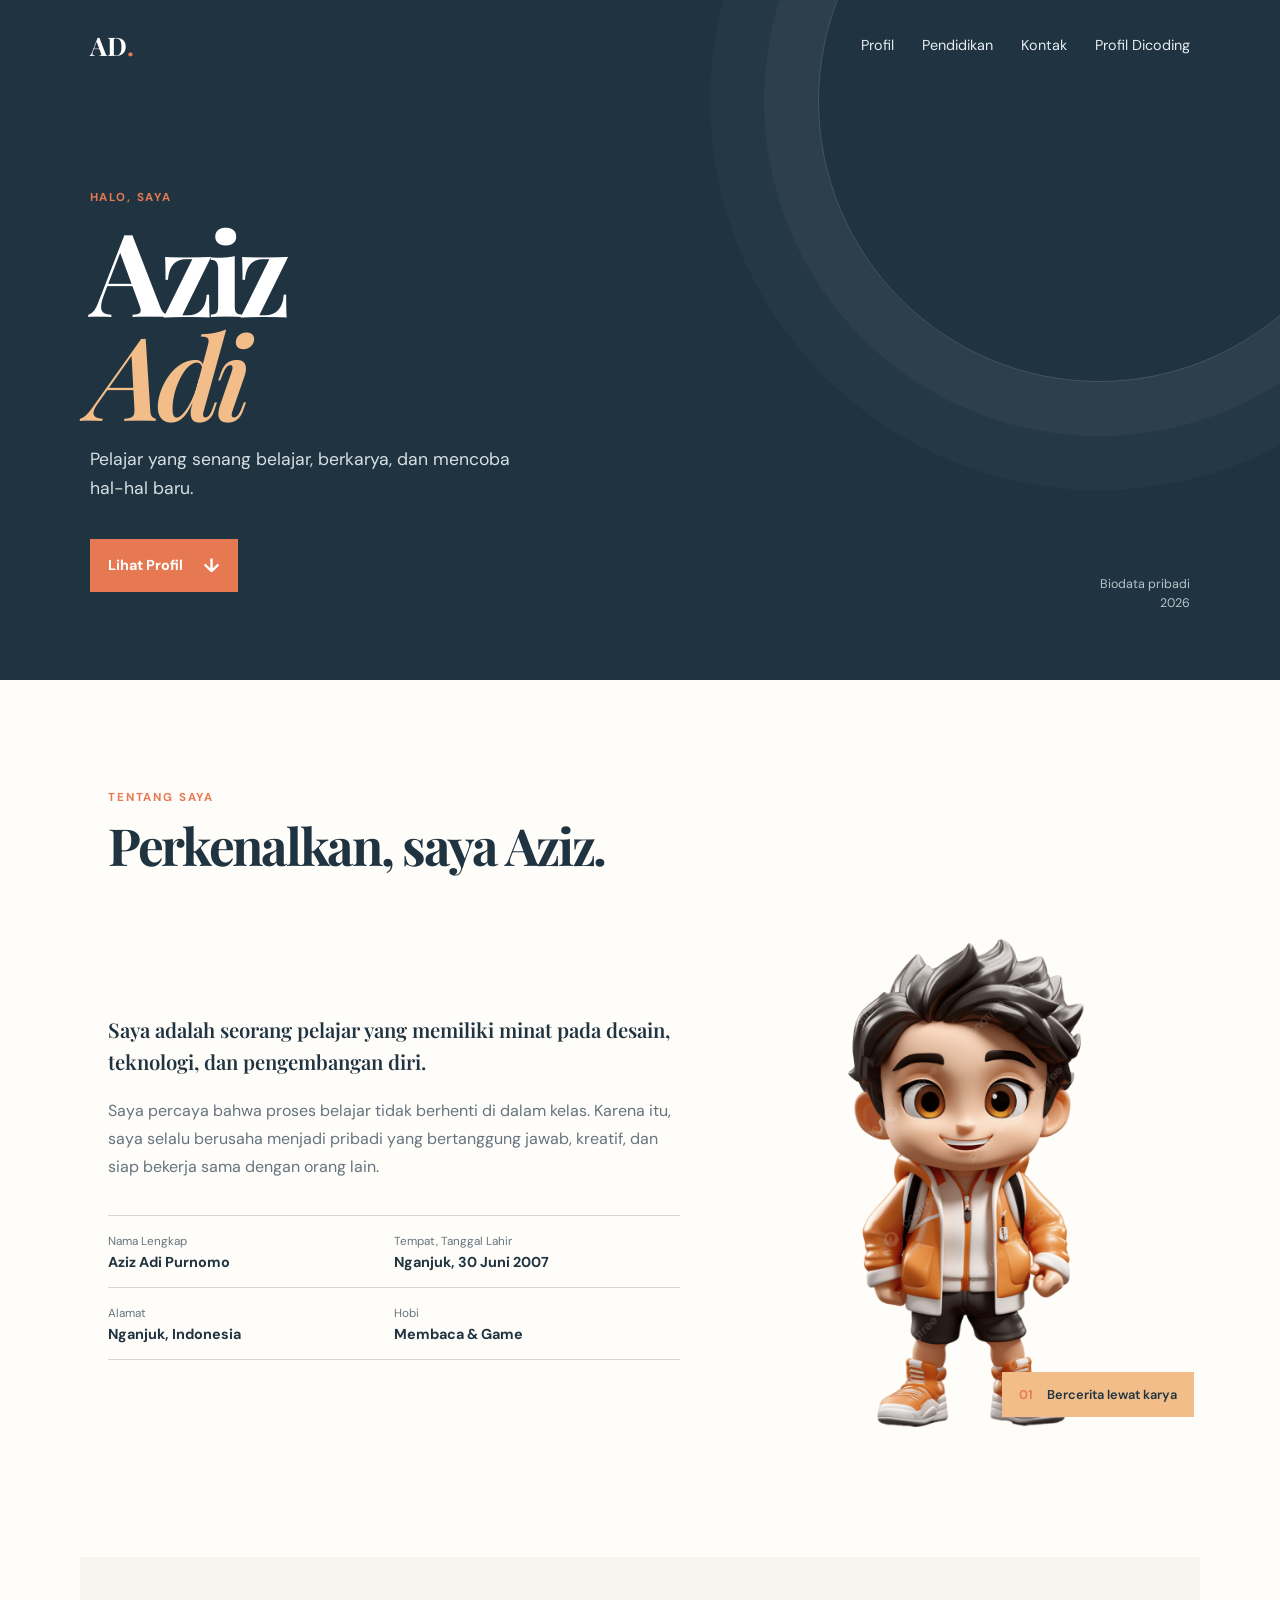
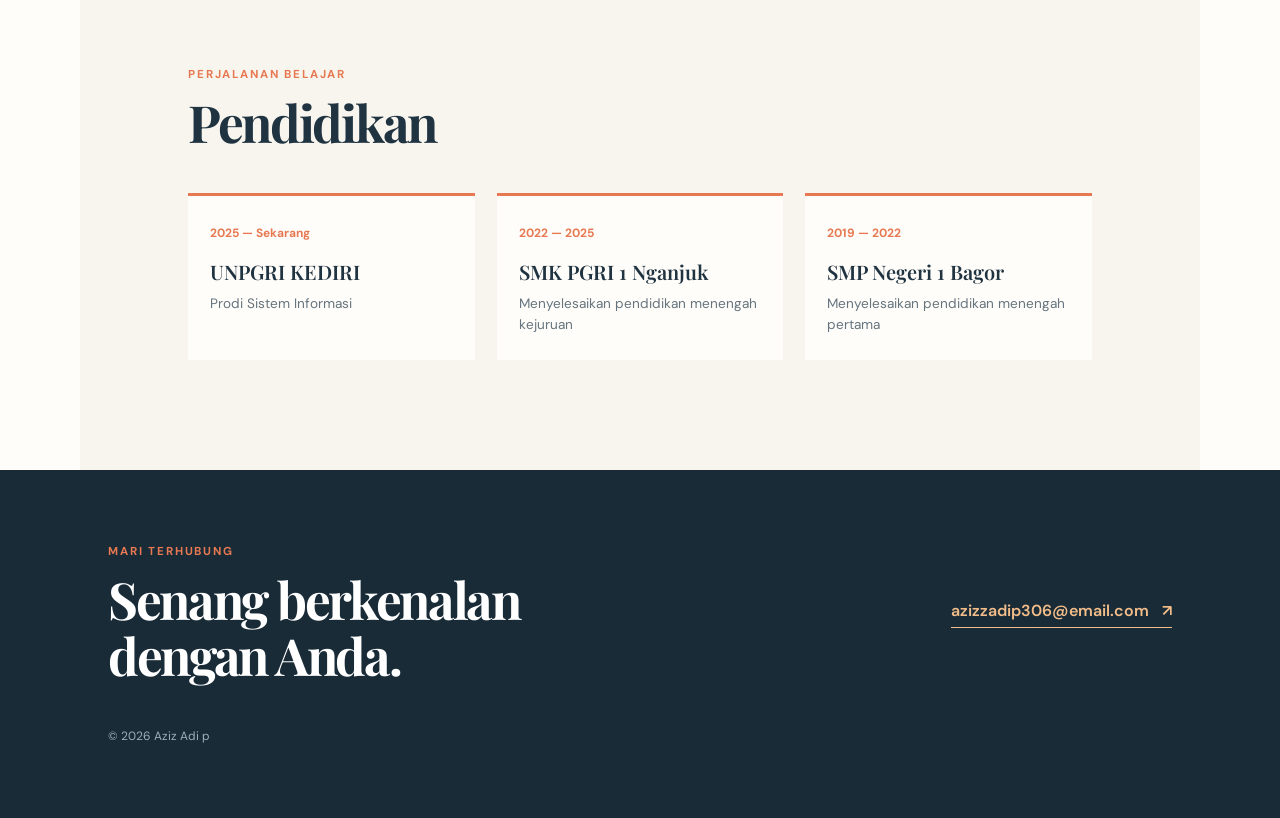
<file: tugas2/index.html>
<!DOCTYPE html>
<html lang="id">
  <head>
    <meta charset="UTF-8" />
    <meta name="viewport" content="width=device-width, initial-scale=1.0" />
    <title>Biodata Diri | Aziz Adi</title>
    <link rel="preconnect" href="https://fonts.googleapis.com" />
    <link rel="preconnect" href="https://fonts.gstatic.com" crossorigin />
    <link href="https://fonts.googleapis.com/css2?family=DM+Sans:wght@400;500;600;700&family=Playfair+Display:wght@600;700&display=swap" rel="stylesheet" />
    <link rel="stylesheet" href="styles.css" />
  </head>
  <body>
    <header class="hero" id="beranda">
      <nav class="navbar" aria-label="Navigasi utama">
        <a class="brand" href="#beranda">AD<span>.</span></a>
        <div class="nav-links">
          <a href="#profil">Profil</a>
          <a href="#pendidikan">Pendidikan</a>
          <a href="#kontak">Kontak</a>
          <a href="https://www.dicoding.com/users/aziz_adiakjy/academies" target="_blank">
            Profil Dicoding</a>
        </div>
      </nav>
      <div class="hero-content">
        <p class="eyebrow">HALO, SAYA</p>
        <h1>Aziz<br /><em>Adi</em></h1>
        <p class="intro">Pelajar yang senang belajar, berkarya, dan mencoba hal-hal baru.</p>
        <a class="button" href="#profil">Lihat Profil <span>↓</span></a>
      </div>
      <p class="hero-note">Biodata pribadi<br />2026</p>
    </header>

    <main>
      <section class="profile-section" id="profil" aria-labelledby="profil-title">
        <div class="section-heading">
          <p class="eyebrow">TENTANG SAYA</p>
          <h2 id="profil-title">Perkenalkan, saya Aziz.</h2>
        </div>
        <div class="profile-layout">
          <article class="about-card">
            <p class="lead">Saya adalah seorang pelajar yang memiliki minat pada desain, teknologi, dan pengembangan diri.</p>
            <p>Saya percaya bahwa proses belajar tidak berhenti di dalam kelas. Karena itu, saya selalu berusaha menjadi pribadi yang bertanggung jawab, kreatif, dan siap bekerja sama dengan orang lain.</p>
            <div class="facts">
              <div><span>Nama Lengkap</span><strong>Aziz Adi Purnomo</strong></div>
              <div><span>Tempat, Tanggal Lahir</span><strong>Nganjuk, 30 Juni 2007</strong></div>
              <div><span>Alamat</span><strong>Nganjuk, Indonesia</strong></div>
              <div><span>Hobi</span><strong>Membaca &amp; Game</strong></div>
            </div>
          </article>

          <aside class="photo-card" aria-label="Foto profil Nabila Putri">
            <img src="aziz.png" alt="aziz" />
            <div class="photo-label"><span>01</span> Bercerita lewat karya</div>
          </aside>
        </div>
      </section>

      <section class="education-section" id="pendidikan" aria-labelledby="pendidikan-title">
        <p class="eyebrow">PERJALANAN BELAJAR</p>
        <h2 id="pendidikan-title">Pendidikan</h2>
        <div class="timeline">
          <article><span>2025 — Sekarang</span><h3>UNPGRI KEDIRI</h3><p>Prodi Sistem Informasi</p></article>
          <article><span>2022 — 2025</span><h3>SMK PGRI 1 Nganjuk</h3><p>Menyelesaikan pendidikan menengah kejuruan</p></article>
          <article><span>2019 — 2022</span><h3>SMP Negeri 1 Bagor</h3><p>Menyelesaikan pendidikan menengah pertama</p></article>
        </div>
      </section>
    </main>

    <footer id="kontak">
      <div><p class="eyebrow">MARI TERHUBUNG</p><h2>Senang berkenalan dengan Anda.</h2></div>
      <a href="mailto:azizzadip306@email.com">azizzadip306@email.com <span>↗</span></a>
      <p class="copyright">© 2026 Aziz Adi p</p>
    </footer>
  </body>
</html>
</file>
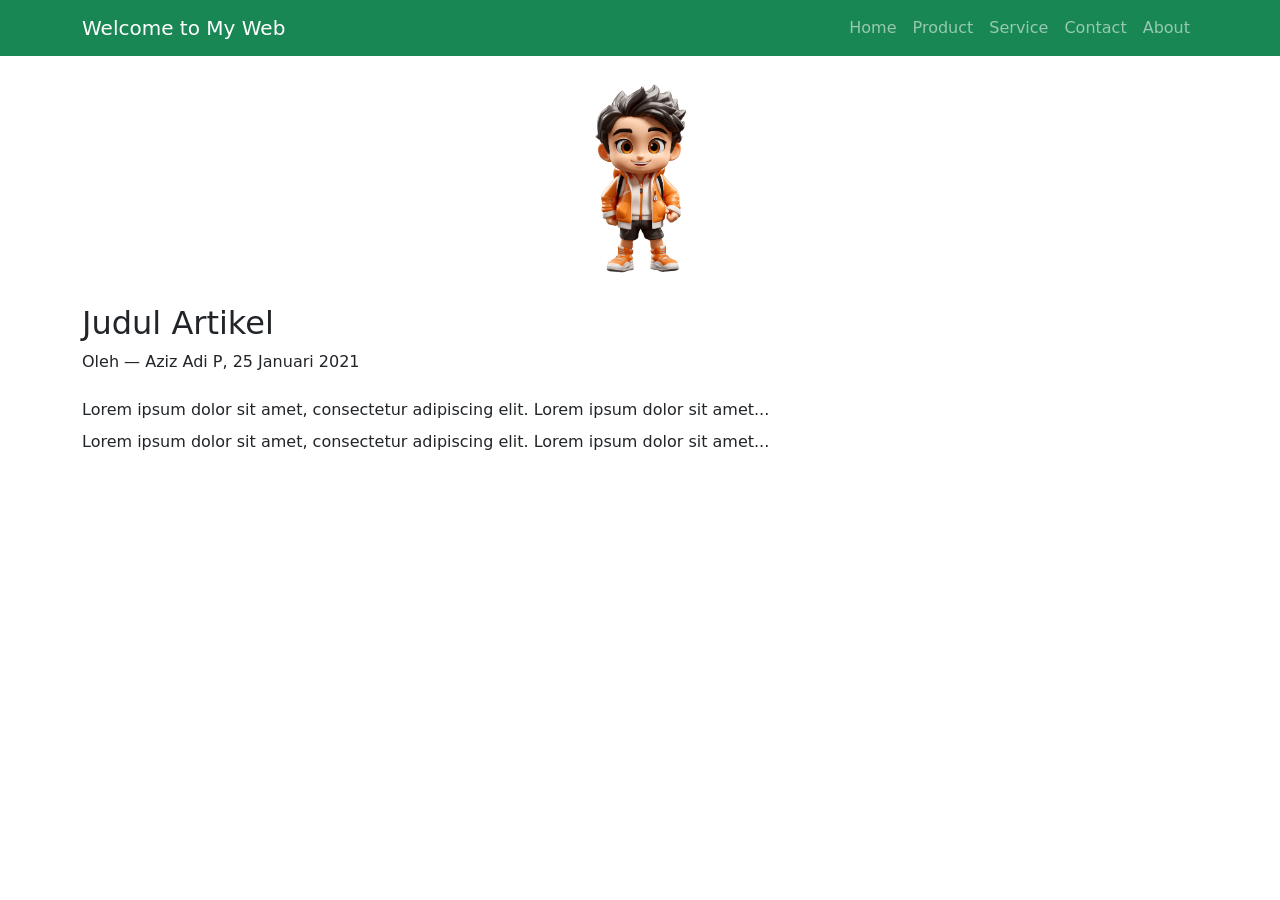
<file: web-bootstrap/index.html>
<!DOCTYPE html>
<html lang="en">
<head>
    <meta charset="UTF-8">
    <meta name="viewport" content="width=device-width, initial-scale=1.0">
    <title>Web Profil BootStrap</title>
    <link href="https://cdn.jsdelivr.net/npm/bootstrap@5.3.0/dist/css/bootstrap.min.css" rel="stylesheet">
</head>
<body>
    <!-- Header / Navbar -->
    <nav class="navbar navbar-expand-lg navbar-dark bg-success">
        <div class="container">
        <a class="navbar-brand" href="#">Welcome to My Web</a>
        <div class="collapse navbar-collapse">
            <ul class="navbar-nav ms-auto">
            <li class="nav-item"><a class="nav-link" href="#">Home</a></li>
            <li class="nav-item"><a class="nav-link" href="#">Product</a></li>
            <li class="nav-item"><a class="nav-link" href="#">Service</a></li>
            <li class="nav-item"><a class="nav-link" href="#">Contact</a></li>
            <li class="nav-item"><a class="nav-link" href="#">About</a></li>
            </ul>
        </div>
        </div>
    </nav>

    <!-- Hero Image -->
    <div class="container text-center my-4">
        <img src="img/aziz.png" class="img-fluid rounded" style="width: 200px;">
    </div>

    <!-- Artikel -->
    <div class="container mx-auto bg-white p-6 rounded shadow-md">
        <h2 class="text-2xl font-semibold mb-2">Judul Artikel</h2>
        <p class="text-gray-500 text-sm mb-4">Oleh — Aziz Adi P, 25 Januari 2021</p>
        <p class="mb-2">Lorem ipsum dolor sit amet, consectetur adipiscing elit. Lorem ipsum dolor sit amet...</p>
        <p>Lorem ipsum dolor sit amet, consectetur adipiscing elit. Lorem ipsum dolor sit amet...</p>
    </div>

    <!-- Footer -->
    <footer class="bg-gray-800 text-white text-center py-4 mt-6">
        Created with Aziz Adi P
    </footer>

</body>
</html>
</file>
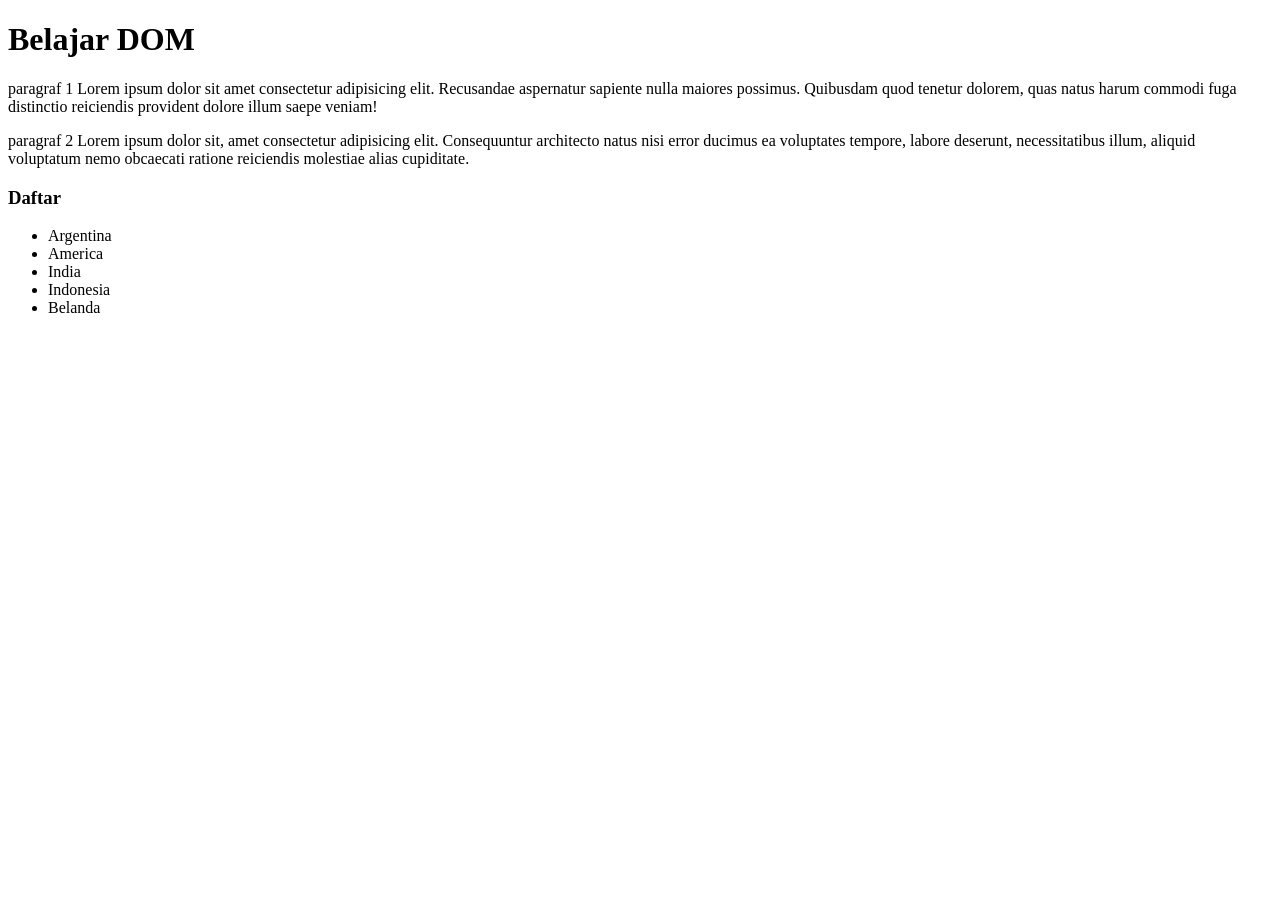
<file: DOM/tugas-1-dom.html>
<!DOCTYPE html>
<html lang="en">
<head>
    <meta charset="UTF-8">
    <meta name="viewport" content="width=device-width, initial-scale=1.0">
    <title>Belajar DOM</title>
</head>
<body>
    <h1 id="judul">Belajar DOM</h1>
 
    <p>paragraf 1 Lorem ipsum dolor sit amet consectetur adipisicing elit. Recusandae aspernatur sapiente nulla maiores possimus. Quibusdam quod tenetur dolorem, quas natus harum commodi fuga distinctio reiciendis provident dolore illum saepe veniam!</p>
 
    <p>paragraf 2 Lorem ipsum dolor sit, amet consectetur adipisicing elit. Consequuntur architecto natus nisi error ducimus ea voluptates tempore, labore deserunt, necessitatibus illum, aliquid voluptatum nemo obcaecati ratione reiciendis molestiae alias cupiditate.</p>
 
    <h3 class="daftar">Daftar</h3>
    <ul>
        <li>Argentina</li>
        <li>America</li>
        <li>India</li>
        <li>Indonesia</li>
        <li>Belanda</li>
    </ul>

    <script>
        let judul=document.getElementById('judul');
        console.log(judul);
    </script>

    <script>
        let p=document.getElementsByTagName('p');
        console.log(p);
    </script>

    <script>
        let daftar=document.getElementsByClassName('daftar');
        console.log(daftar);
    </script>

    <script>
        let title=document.querySelector('#judul');
        console.log(title);
    </script>

    <script>
        let list=document.querySelectorAll('li');
        console.log(list);
    </script>
    
</body>
</html>
</file>
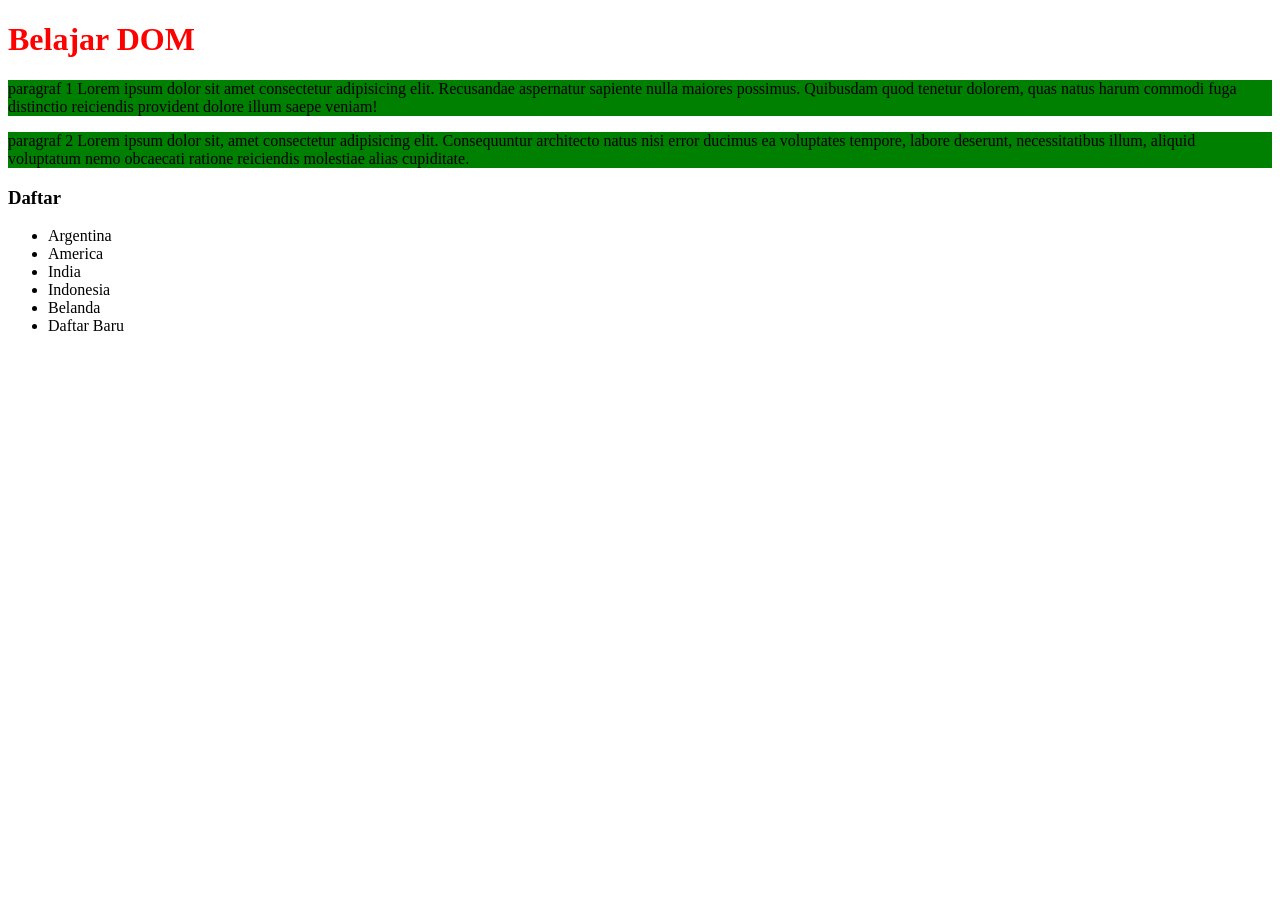
<file: DOM/tugas-2-dom.html>
<!DOCTYPE html>
<html lang="en">
<head>
    <meta charset="UTF-8">
    <meta name="viewport" content="width=device-width, initial-scale=1.0">
    <title>Belajar DOM</title>
</head>
<body>
    <h1 id="judul">Belajar DOM</h1>
 
    <p>paragraf 1 Lorem ipsum dolor sit amet consectetur adipisicing elit. Recusandae aspernatur sapiente nulla maiores possimus. Quibusdam quod tenetur dolorem, quas natus harum commodi fuga distinctio reiciendis provident dolore illum saepe veniam!</p>
 
    <p>paragraf 2 Lorem ipsum dolor sit, amet consectetur adipisicing elit. Consequuntur architecto natus nisi error ducimus ea voluptates tempore, labore deserunt, necessitatibus illum, aliquid voluptatum nemo obcaecati ratione reiciendis molestiae alias cupiditate.</p>
 
    <h3 class="daftar">Daftar</h3>
    <ul>
        <li>Argentina</li>
        <li>America</li>
        <li>India</li>
        <li>Indonesia</li>
        <li>Belanda</li>
    </ul>

    <script>
        let judul=document.getElementById('judul');
        //merubah warna tulisan
        judul.style.color="red";
    </script>

    <script>
        let p=document.getElementsByTagName('p');
        p[0].style.backgroundColor="green";
        p[1].style.backgroundColor="green";
    </script>

    <script>
        let list=document.querySelector("ul");
        //menambah list baru
        list.innerHTML+="<li>Daftar Baru</li>"; 
    </script>

</body>
</html>
</file>
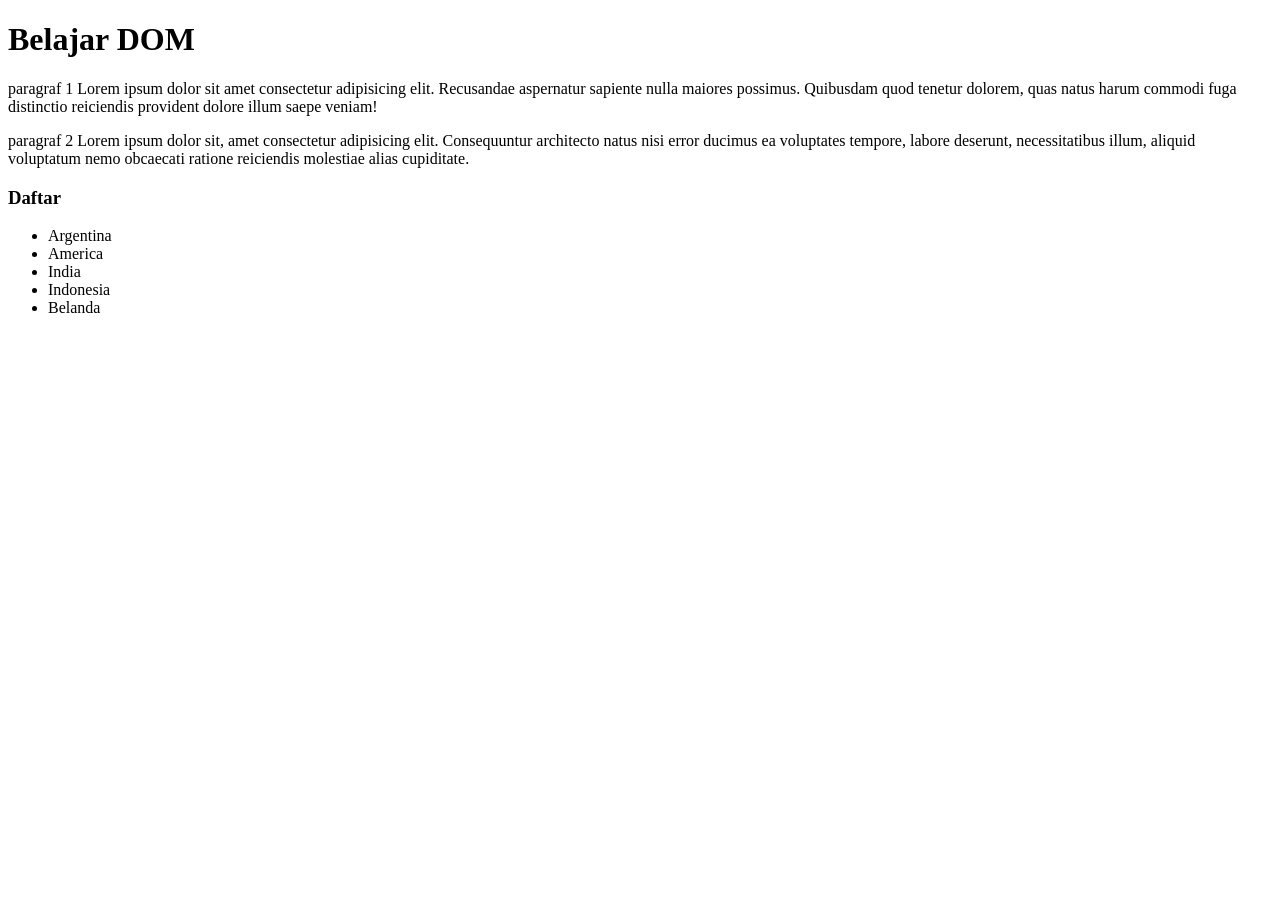
<file: DOM/tugas-3-dom.html>
<!DOCTYPE html>
<html lang="en">
<head>
    <meta charset="UTF-8">
    <meta name="viewport" content="width=device-width, initial-scale=1.0">
    <title>Belajar DOM</title>
</head>
<body>
    <h1 id="judul">Belajar DOM</h1>
 
    <p>paragraf 1 Lorem ipsum dolor sit amet consectetur adipisicing elit. Recusandae aspernatur sapiente nulla maiores possimus. Quibusdam quod tenetur dolorem, quas natus harum commodi fuga distinctio reiciendis provident dolore illum saepe veniam!</p>
 
    <p>paragraf 2 Lorem ipsum dolor sit, amet consectetur adipisicing elit. Consequuntur architecto natus nisi error ducimus ea voluptates tempore, labore deserunt, necessitatibus illum, aliquid voluptatum nemo obcaecati ratione reiciendis molestiae alias cupiditate.</p>
 
    <h3 class="daftar">Daftar</h3>
    <ul>
        <li>Argentina</li>
        <li>America</li>
        <li>India</li>
        <li>Indonesia</li>
        <li>Belanda</li>
    </ul>

<script>
        //belajar DOM Event
        let p=document.getElementsByTagName('p');
        function ubahWarna() {            
            p[0].style.backgroundColor="yellow";
            p[1].style.backgroundColor="yellow";
        }
 
        //ubah warna paragraf 1 kembali ke putih
        p[0].addEventListener("click", function(){
            this.style.backgroundColor="white";
        });
 
        //menambahkan negara baru di list
        let daftar=document.querySelector("h3");
 
        daftar.addEventListener("click", function() {
            let list=document.querySelector("ul");
            list.innerHTML+="<li>Negara Baru</li>";
        });
 </script>

</body>
</html>
</file>
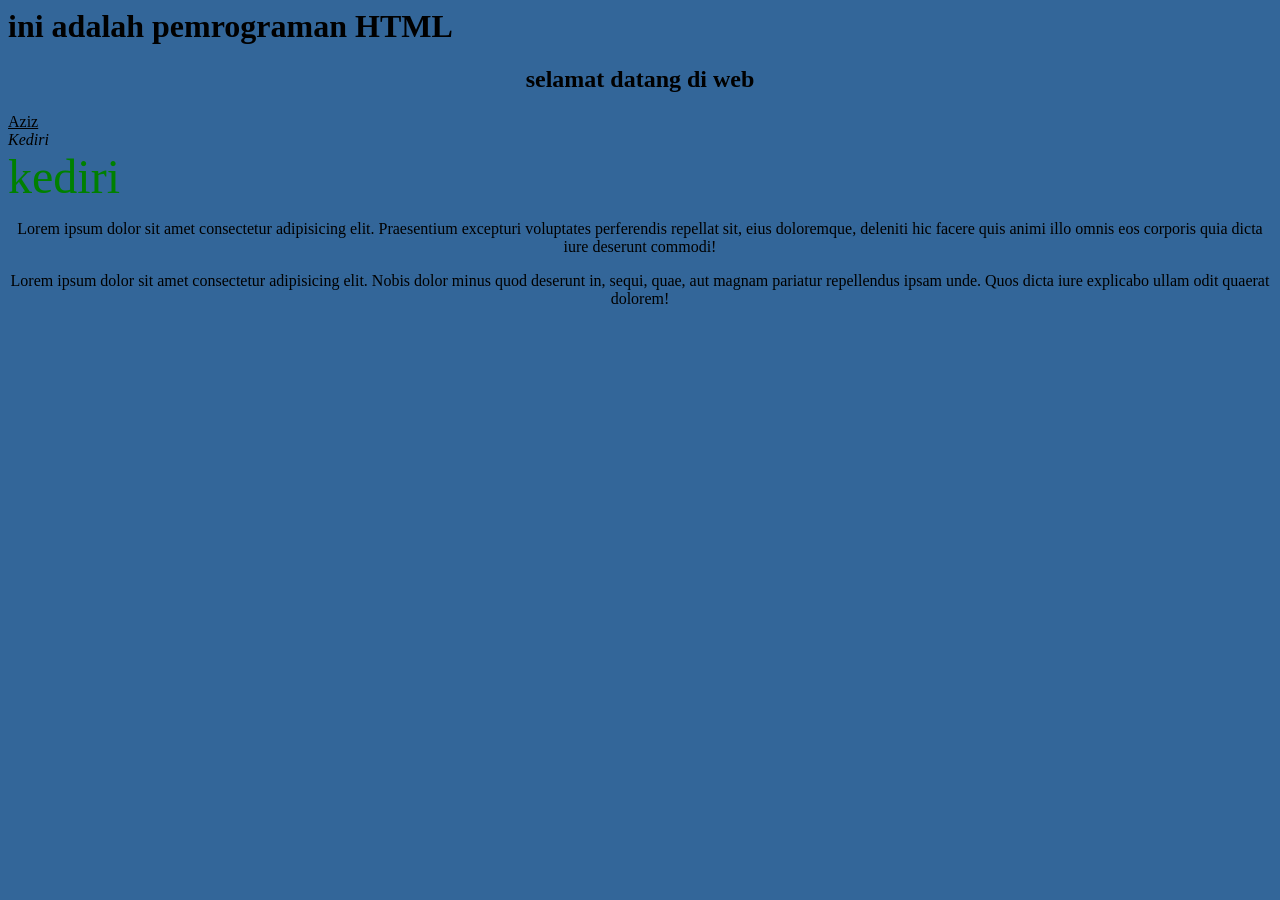
<file: tugas1/tugas1.html>
<html>
    <head>
        <title>Tugas 1 Web</title>
    </head>

    <body bgcolor="336699">
        <marque behavior="scroll" direction="up">
            <h1>ini adalah pemrograman HTML</h1>
        </marque>
        
        <h2 align="center">selamat datang di web</h2>

        <u>Aziz</u><br>
        <I>Kediri</I> <br>

        <font color="green" size="15">kediri</font>

        <p align="center">Lorem ipsum dolor sit amet consectetur adipisicing elit. Praesentium excepturi voluptates perferendis repellat sit, eius doloremque, deleniti hic facere quis animi illo omnis eos corporis quia dicta iure deserunt commodi!</p>

        <p align="center">Lorem ipsum dolor sit amet consectetur adipisicing elit. Nobis dolor minus quod deserunt in, sequi, quae, aut magnam pariatur repellendus ipsam unde. Quos dicta iure explicabo ullam odit quaerat dolorem!</p>
    </body>
</html>
</file>
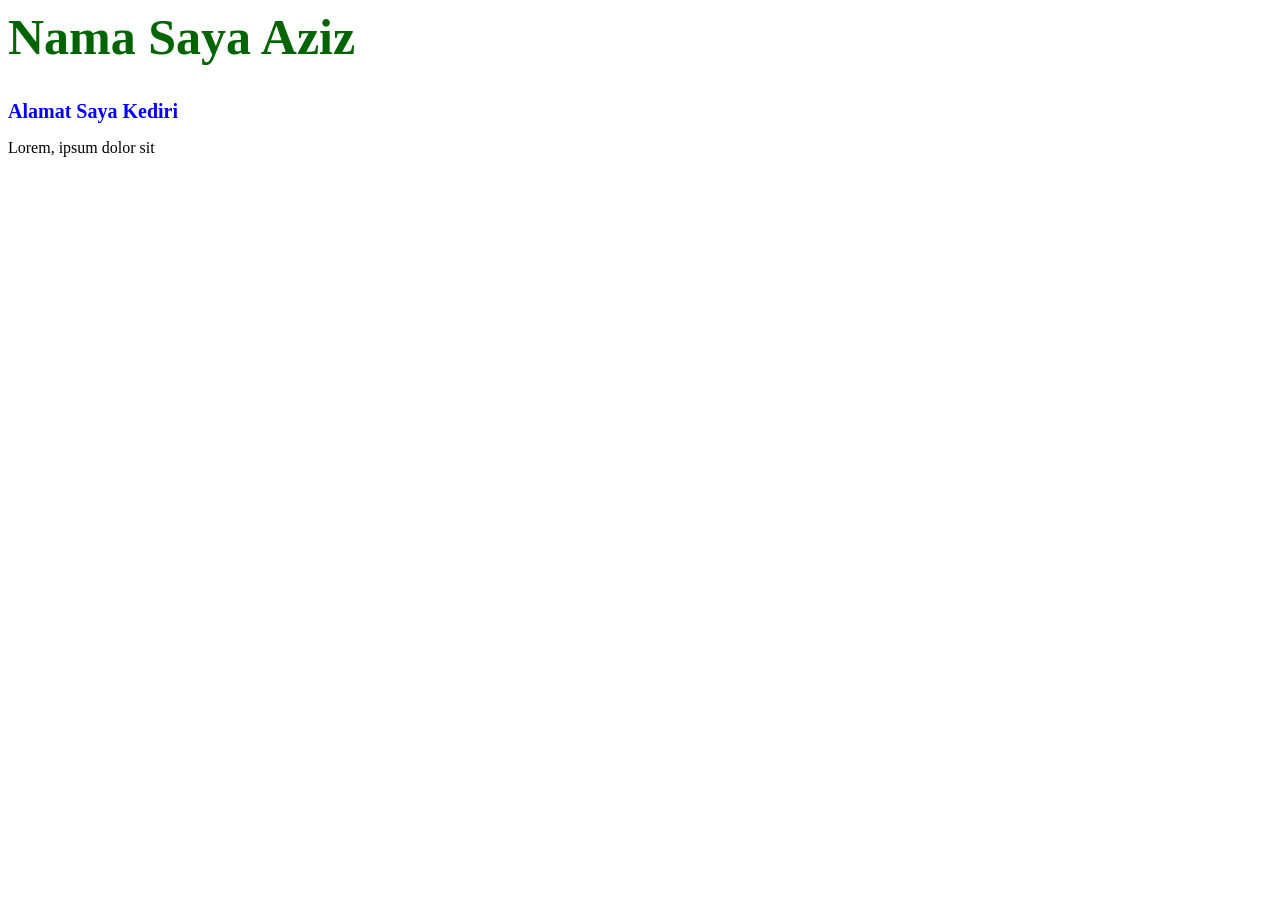
<file: tugas3/tugas-css1.html>
<html>
<head>
    <meta charset="UTF-8">
    <meta name="viewport" content="with=device-widh, initial-scale=1.0">
    <title>Tugas CSS 1</title>
    <!--internal CSS-->
    <style>
        /* setiap elemen 2 warnanya biru font size 50px*/
        h2 {
            color:blue;
            font-size: 20px;
        }
        .judul {
            color: darkgreen;
            font-size: 50px;
        }
    </style>
</head>
<body>
    <h1 class="judul">Nama Saya Aziz</h1>
    <!--semua elemen h2 warna nya biru -->
    <h2>Alamat Saya Kediri</h2>
    <p>Lorem, ipsum dolor sit</p>
</body>
</html>
</file>
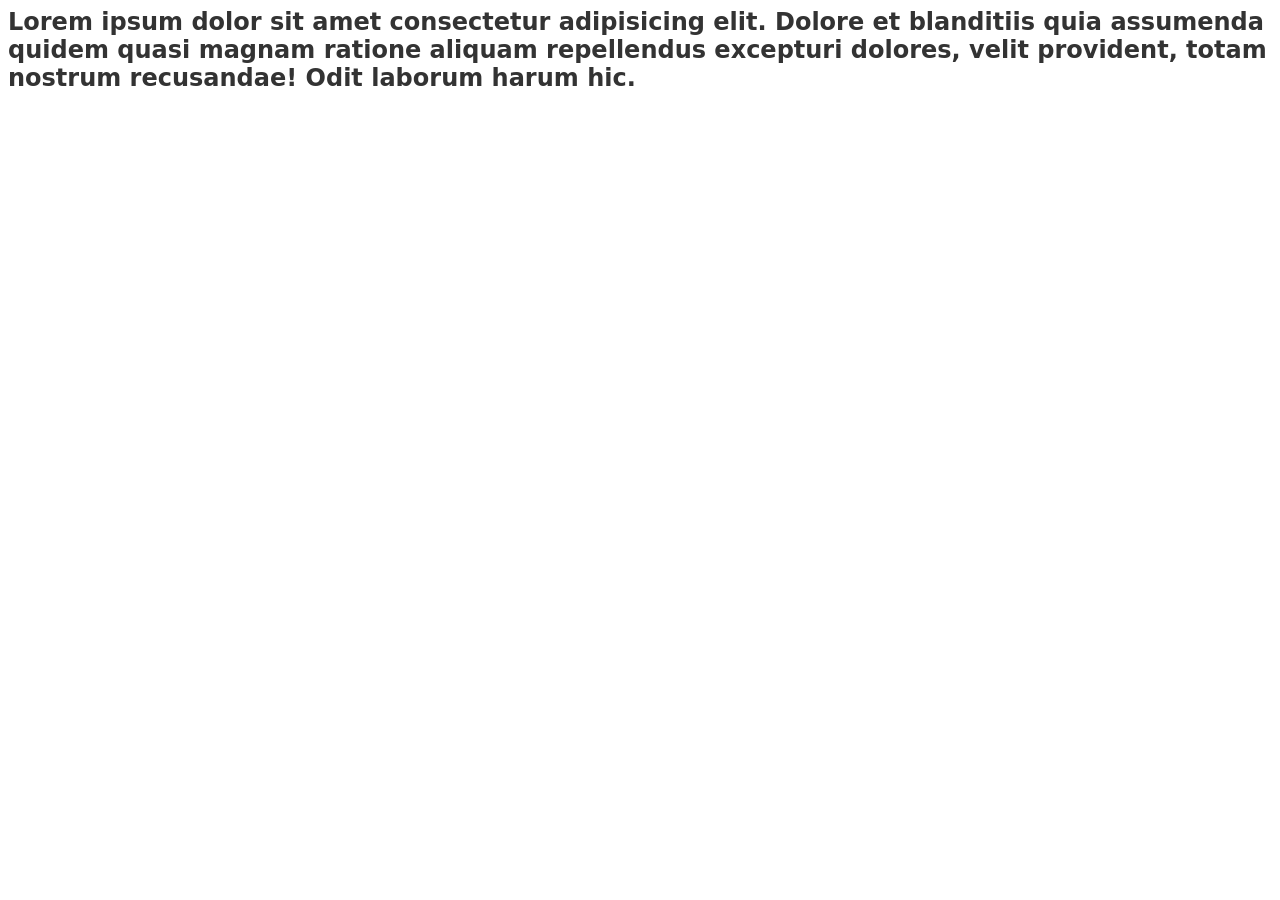
<file: tugas4/tugas-css2.html>
<html>
<head>
  <title>Contoh Internal CSS</title>
  <!-- penulisan internal css dalam tag body -->
  <style type="text/css">
    h2 { 
      font-family: sans;
      color: #333;
    }
  </style>
</head>
<body> 
  <h2>Lorem ipsum dolor sit amet consectetur adipisicing elit. Dolore et blanditiis quia assumenda quidem quasi magnam ratione aliquam repellendus excepturi dolores, velit provident, totam nostrum recusandae! Odit laborum harum hic.</h2>
</body>
</html>
</file>
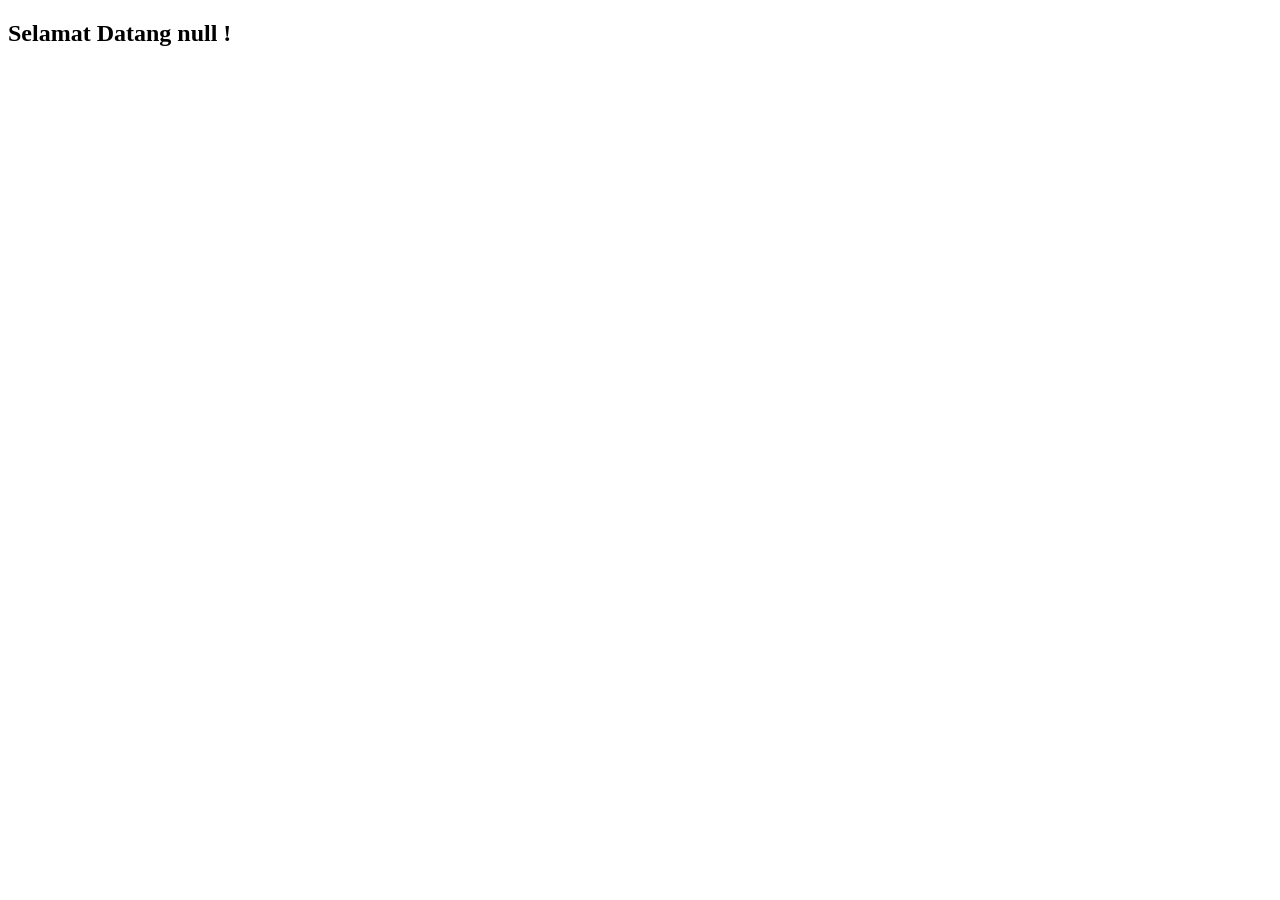
<file: web-js/tugas2-js.html>
<!DOCTYPE html>
<html>
<head>
    <title>Penggunaan Prompt</title>
</head>
<body>
    <script type="text/javascript">
        var nama = prompt("Masukan Nama Anda");
 
        document.write('<h2>Selamat Datang '+nama+' !');
    </script>
 
</body>
</html>
</file>
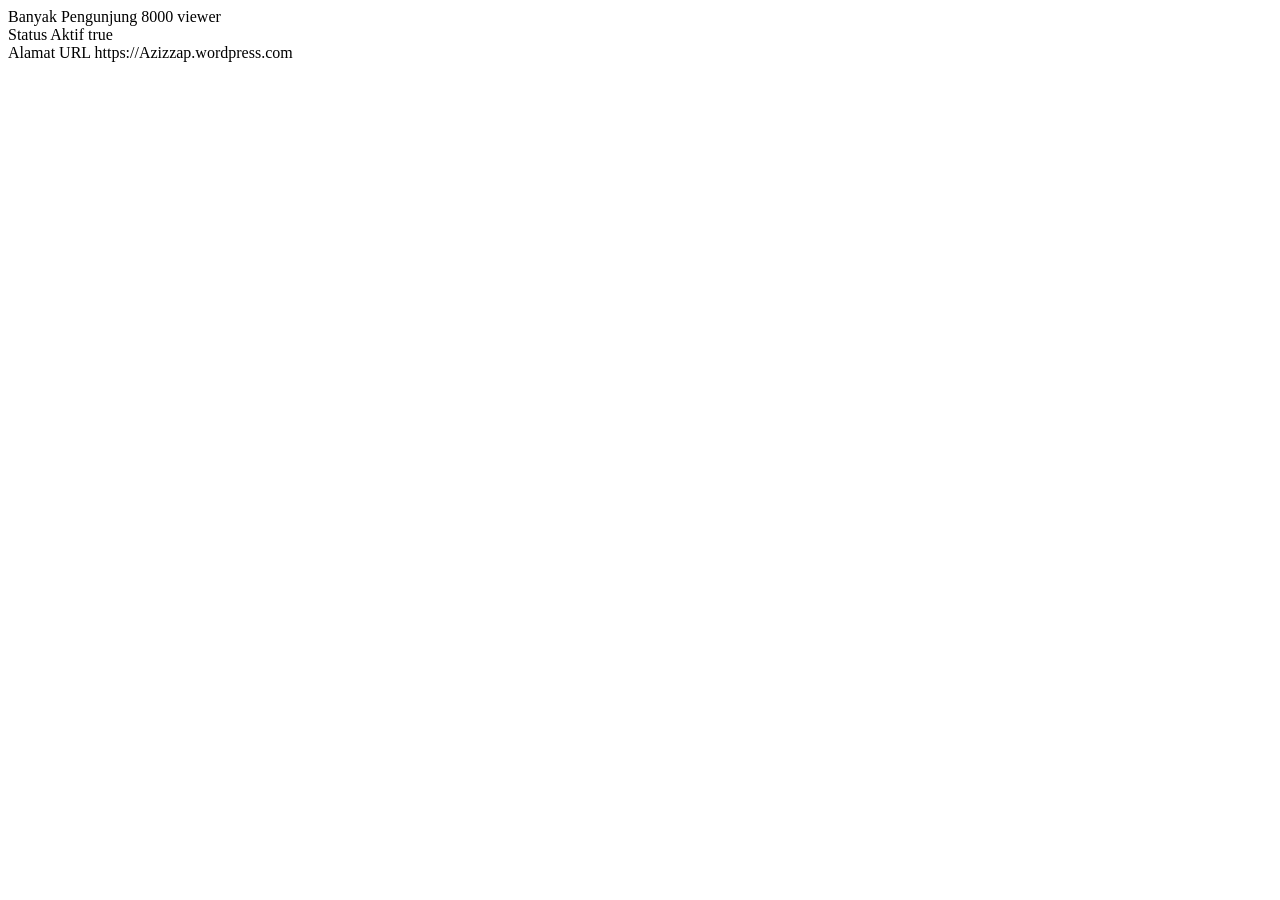
<file: web-js/tugas3-js.html>
<!DOCTYPE html>
<html>
<head>
    <title>Penggunaan Variable dan Konstanta</title>
</head>
<body>
    <script type="text/javascript">
        //membuat variabel
        var name = "Azizz ap Blog'S";
        let view = 8000;
        var isAktif = true;
 
        //membuat konstanta
        const url = "https://Azizzap.wordpress.com";
 
 
        //menampilkan hasil
        alert('Selamat Datang di '+name);
 
        document.write('Banyak Pengunjung '+view+' viewer<br>');
        document.write('Status Aktif '+isAktif+'<br>');
        document.write('Alamat URL '+url+'<br>'); 
         
    </script>
 
</body>
</html>
</file>
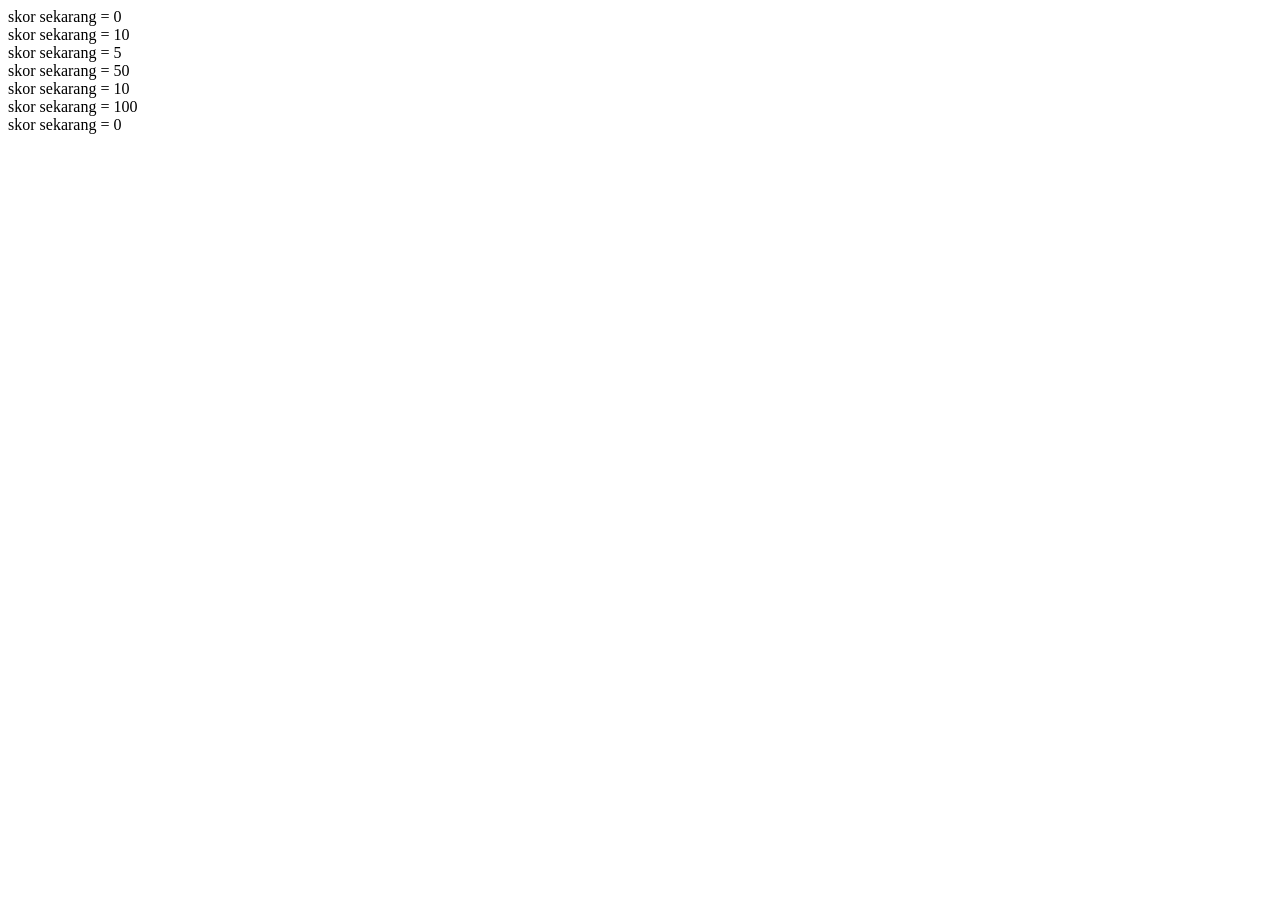
<file: web-js/tugas4-js.html>
<!DOCTYPE html>
<html>
<head>
    <title>Operator Penugasan</title>
</head>
<body>
    <script type="text/javascript">
        var skor = 0;
        document.write('skor sekarang = '+skor+'<br>');
 
        //penambahan
        skor +=10;
        document.write('skor sekarang = '+skor+'<br>');
 
        //pengurangan
        skor -=5;
        document.write('skor sekarang = '+skor+'<br>');
 
        //perkalian
        skor *=10;
        document.write('skor sekarang = '+skor+'<br>');
 
        //pembagian
        skor /=5;
        document.write('skor sekarang = '+skor+'<br>');
 
        //pemangkatan
        skor **=2;
        document.write('skor sekarang = '+skor+'<br>');
 
        //sisa bagi
        skor %=2;
        document.write('skor sekarang = '+skor+'<br>');
 
    </script>
 
</body>
</html>
</file>
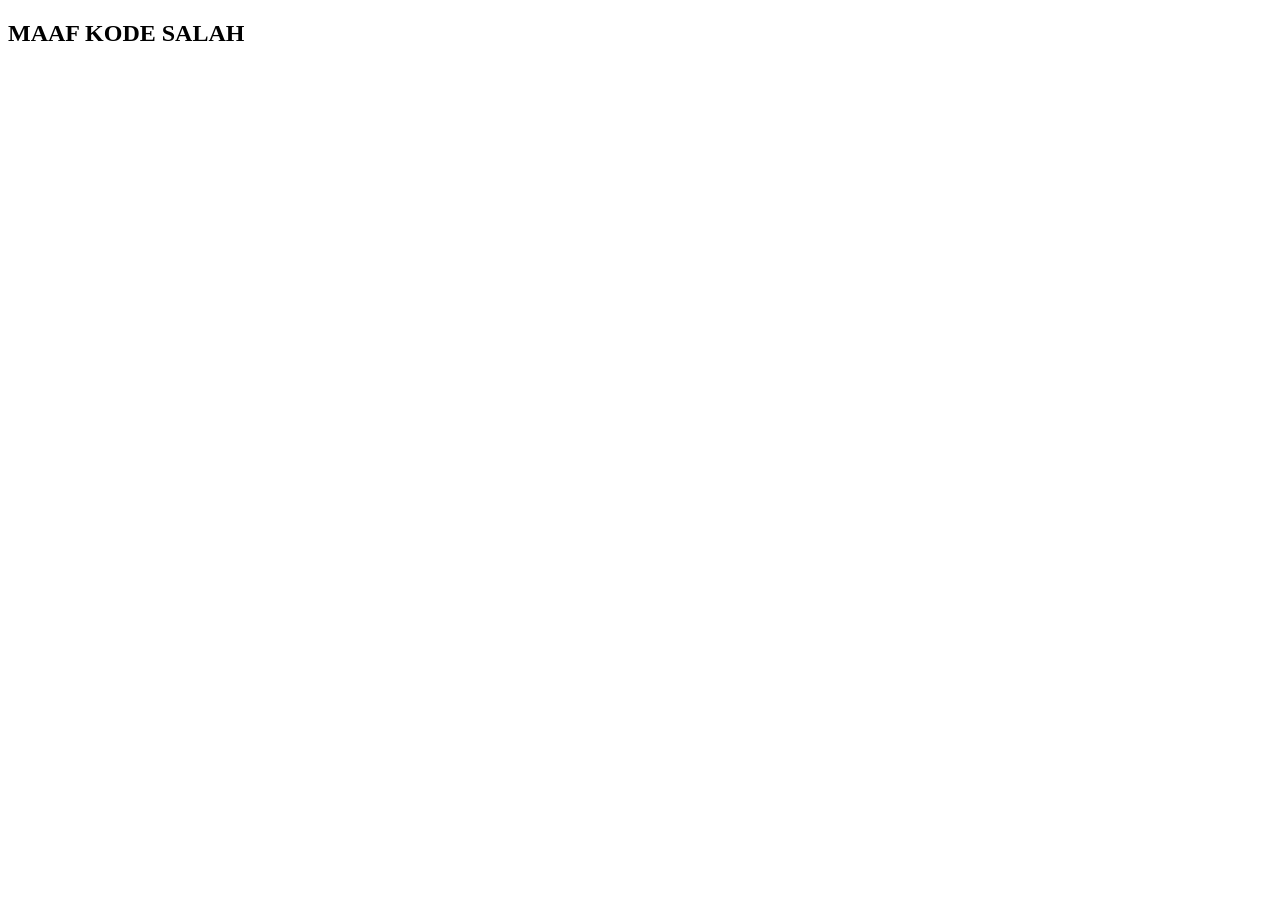
<file: web-js/tugas5-js.html>
<!DOCTYPE html>
<html>
<head>
    <title>Percabangan SWITCH</title>
</head>
<body>
    <script type="text/javascript">
        var hari = prompt('Masukan Kode Hari [1 s/d 7]');
 
        switch(hari) {
            case "1" : 
            document.write('<h2>SENIN</h2>');
            break;
            case "2" : 
            document.write('<h2>SELASA</h2>');
            break;
            case "3" : 
            document.write('<h2>RABU</h2>');
            break;
            case "4" : 
            document.write('<h2>KAMIS</h2>');
            break;
            case "5" : 
            document.write('<h2>JUMAT</h2>');
            break;
            case "6": 
            document.write('<h2>SABTU</h2>');
            break;
            case "7" : 
            document.write('<h2>MINGGU</h2>');
            break;
            default :
            document.write('<h2>MAAF KODE SALAH</h2>');
        }
    </script>
 
</body>
</html>
</file>
<file: tugas2/styles.css>
:root {
  --ink: #203341;
  --muted: #65747e;
  --cream: #f8f5ee;
  --paper: #fffdf9;
  --accent: #e77952;
  --line: #d9d7cf;
}

* {
  box-sizing: border-box;
}

html {
  scroll-behavior: smooth;
}

body {
  margin: 0;
  color: var(--ink);
  background: var(--paper);
  font-family: "DM Sans", sans-serif;
}

h1,
h2,
h3,
p {
  margin-top: 0;
}

h1,
h2 {
  font-family: "Playfair Display", serif;
}

.hero {
  position: relative;
  min-height: 680px;
  padding: 28px clamp(24px, 7vw, 112px) 54px;
  overflow: hidden;
  color: #fff;
  background: var(--ink);
}

.hero::after {
  position: absolute;
  top: -180px;
  right: -100px;
  width: 560px;
  height: 560px;
  content: "";
  border: 1px solid rgb(255 255 255 / 16%);
  border-radius: 50%;
  box-shadow:
    0 0 0 54px rgb(255 255 255 / 3.5%),
    0 0 0 108px rgb(255 255 255 / 2.5%);
}

.navbar {
  position: relative;
  z-index: 1;
  display: flex;
  align-items: center;
  justify-content: space-between;
}

.brand {
  color: #fff;
  font: 700 1.6rem "Playfair Display", serif;
  letter-spacing: 0.04em;
  text-decoration: none;
}

.brand span {
  color: var(--accent);
}

.nav-links {
  display: flex;
  gap: 28px;
}

.nav-links a {
  color: #e5edf0;
  font-size: 0.9rem;
  text-decoration: none;
}

.nav-links a:hover {
  color: var(--accent);
}

.hero-content {
  position: relative;
  z-index: 1;
  max-width: 620px;
  margin-top: 128px;
}

.eyebrow {
  margin: 0 0 13px;
  color: var(--accent);
  font-size: 0.72rem;
  font-weight: 700;
  letter-spacing: 0.16em;
}

h1 {
  margin-bottom: 20px;
  font-size: clamp(4rem, 9vw, 7.4rem);
  line-height: 0.9;
  letter-spacing: -0.06em;
}

h1 em {
  color: #f2bd89;
  font-weight: 600;
}

.intro {
  max-width: 440px;
  color: #d6e0e3;
  font-size: 1.1rem;
  line-height: 1.65;
}

.button {
  display: inline-flex;
  gap: 20px;
  align-items: center;
  margin-top: 18px;
  padding: 14px 18px;
  color: #fff;
  background: var(--accent);
  font-size: 0.9rem;
  font-weight: 700;
  text-decoration: none;
}

.button span {
  font-size: 1.2rem;
}

.hero-note {
  position: absolute;
  right: clamp(24px, 7vw, 112px);
  bottom: 54px;
  z-index: 1;
  color: #b7c4c8;
  font-size: 0.78rem;
  line-height: 1.55;
  text-align: right;
}

main {
  max-width: 1120px;
  margin: auto;
}

.profile-section,
.education-section {
  padding: 110px 28px;
}

.section-heading {
  max-width: 580px;
}

.section-heading h2,
.education-section h2,
footer h2 {
  font-size: clamp(2.15rem, 4vw, 3.45rem);
  line-height: 1.08;
  letter-spacing: -0.045em;
}

.profile-layout {
  display: flex;
  gap: 76px;
  align-items: center;
  margin-top: 54px;
}

.about-card {
  flex: 1.1;
}

.about-card p {
  color: var(--muted);
  line-height: 1.75;
}

.about-card .lead {
  color: var(--ink);
  font: 600 1.27rem/1.55 "Playfair Display", serif;
}

.facts {
  display: grid;
  grid-template-columns: 1fr 1fr;
  gap: 0;
  margin-top: 34px;
  border-top: 1px solid var(--line);
}

.facts div {
  padding: 17px 8px 16px 0;
  border-bottom: 1px solid var(--line);
}

.facts span,
.facts strong {
  display: block;
}

.facts span {
  color: var(--muted);
  font-size: 0.73rem;
}

.facts strong {
  margin-top: 4px;
  font-size: 0.9rem;
}

.photo-card {
  position: relative;
  flex: 0.8;
  margin: 0;
}

.photo-card img {
  display: block;
  width: 100%;
  aspect-ratio: 4 / 5;
  object-fit: cover;
  filter: saturate(0.8);
}

.photo-label {
  position: absolute;
  right: -22px;
  bottom: 30px;
  padding: 14px 17px;
  background: #f2bd89;
  font-size: 0.8rem;
  font-weight: 600;
}

.photo-label span {
  margin-right: 11px;
  color: var(--accent);
}

.education-section {
  max-width: none;
  padding-right: max(28px, calc((100vw - 1064px) / 2));
  padding-left: max(28px, calc((100vw - 1064px) / 2));
  background: var(--cream);
}

.timeline {
  display: flex;
  gap: 22px;
  margin-top: 42px;
}

.timeline article {
  flex: 1;
  padding: 25px 22px;
  border-top: 3px solid var(--accent);
  background: var(--paper);
}

.timeline span {
  color: var(--accent);
  font-size: 0.75rem;
  font-weight: 700;
}

.timeline h3 {
  margin: 16px 0 8px;
  font: 600 1.25rem "Playfair Display", serif;
}

.timeline p {
  margin: 0;
  color: var(--muted);
  font-size: 0.85rem;
  line-height: 1.55;
}

footer {
  display: flex;
  flex-wrap: wrap;
  gap: 30px;
  align-items: center;
  justify-content: space-between;
  padding: 74px max(28px, calc((100vw - 1064px) / 2));
  color: #fff;
  background: #192b37;
}

footer h2 {
  max-width: 510px;
  margin-bottom: 0;
}

footer a {
  padding-bottom: 6px;
  color: #f2bd89;
  border-bottom: 1px solid #f2bd89;
  font-weight: 600;
  text-decoration: none;
}

footer a span {
  margin-left: 9px;
}

.copyright {
  flex-basis: 100%;
  margin: 15px 0 0;
  color: #9eafb7;
  font-size: 0.75rem;
}

@media (max-width: 700px) {
  .hero {
    min-height: 600px;
  }

  .hero-content {
    margin-top: 105px;
  }

  .profile-layout,
  .timeline {
    flex-direction: column;
    gap: 36px;
  }

  .photo-card,
  .timeline article {
    width: 100%;
  }

  .photo-label {
    right: 0;
  }

  .hero-note {
    display: none;
  }

  .nav-links {
    gap: 14px;
  }

  .profile-section,
  .education-section {
    padding-top: 72px;
    padding-bottom: 72px;
  }

  footer {
    padding-top: 56px;
    padding-bottom: 46px;
  }
}
</file>
